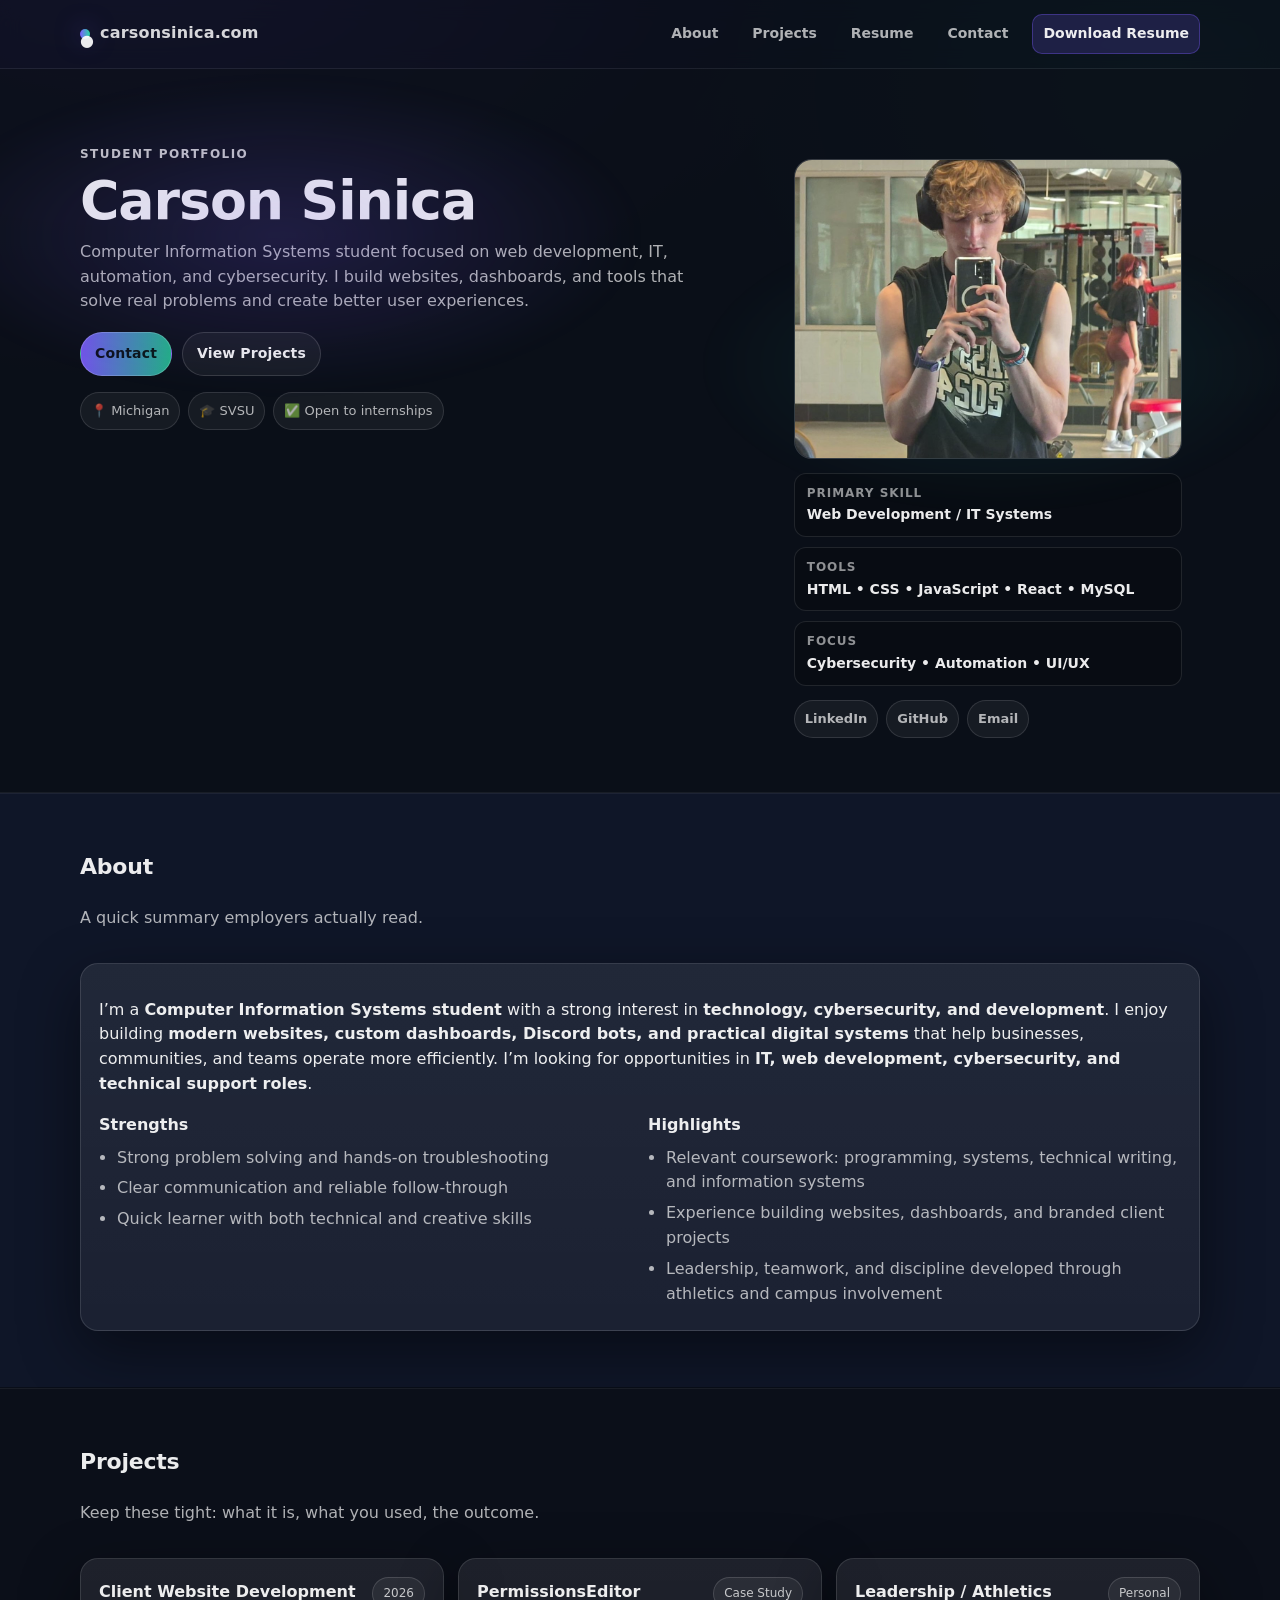
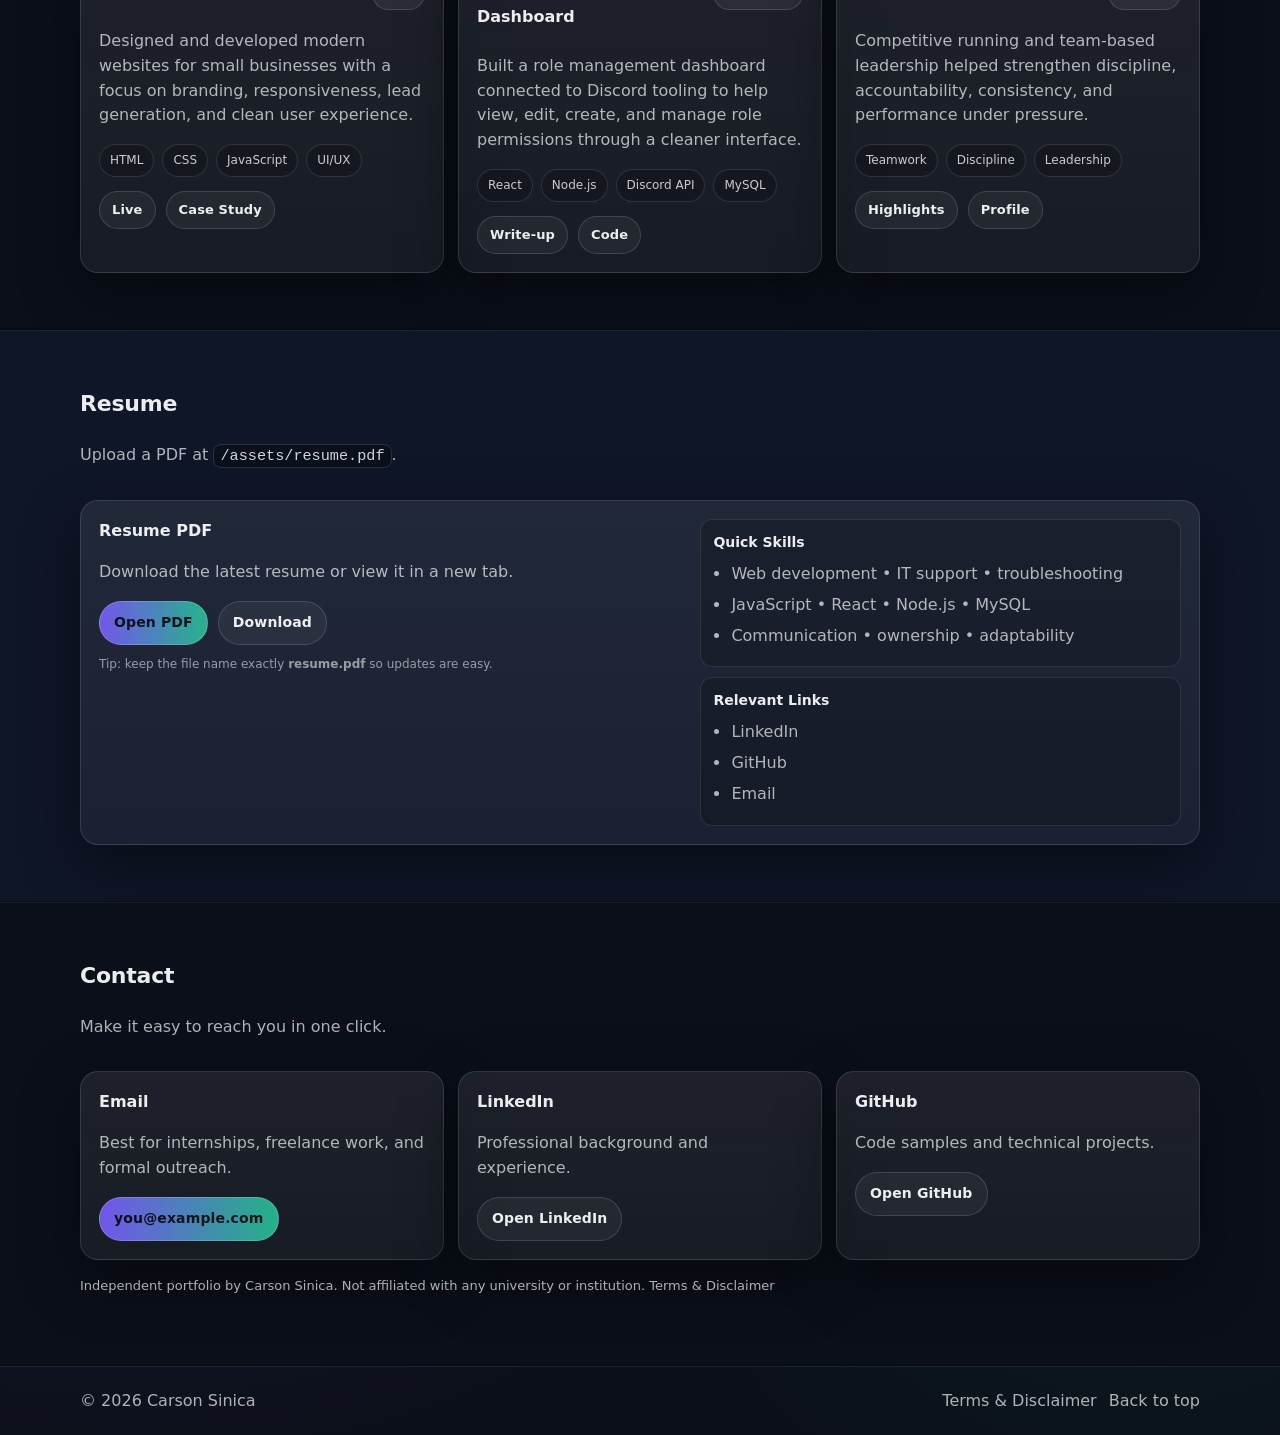
<file: index.html>
<!doctype html>
<html lang="en">
<head>
  <meta charset="utf-8" />
  <meta name="viewport" content="width=device-width, initial-scale=1" />
  <title>Carson Sinica • Portfolio</title>
  <meta name="description" content="Portfolio and resume for Carson Sinica, a Computer Information Systems student focused on web development, IT, automation, and cybersecurity." />
  <meta name="theme-color" content="#0b0f19" />
  <link rel="stylesheet" href="./styles.css" />
</head>

<body>
  <a class="skip-link" href="#main">Skip to content</a>

  <header class="site-header">
    <div class="container header-inner">
      <a class="brand" href="./index.html" aria-label="Home">
        <span class="brand-mark" aria-hidden="true">●</span>
        <span class="brand-text">carsonsinica.com</span>
      </a>

      <nav class="nav">
        <a href="#about">About</a>
        <a href="#projects">Projects</a>
        <a href="#resume">Resume</a>
        <a href="#contact">Contact</a>
        <a class="nav-cta" href="./assets/resume.pdf" target="_blank" rel="noopener">Download Resume</a>
      </nav>
    </div>
  </header>

  <main id="main">
    <!-- HERO -->
    <section class="hero">
      <div class="container hero-grid">
        <div class="hero-copy">
          <p class="eyebrow">Student Portfolio</p>
          <h1>Carson Sinica</h1>
          <p class="lead">
            Computer Information Systems student focused on web development, IT, automation, and cybersecurity.
            I build websites, dashboards, and tools that solve real problems and create better user experiences.
          </p>

          <div class="hero-actions">
            <a class="btn btn-primary" href="#contact">Contact</a>
            <a class="btn btn-ghost" href="#projects">View Projects</a>
          </div>

          <div class="meta-row">
            <div class="chip">📍 Michigan</div>
            <div class="chip">🎓 SVSU</div>
            <div class="chip">✅ Open to internships</div>
          </div>
        </div>

        <div class="hero-card">
          <div class="avatar">
            <img
              src="./assets/headshot.jpg"
              alt="Headshot of Carson Sinica"
              onload="this.nextElementSibling.style.display='none';"
              onerror="this.style.display='none'; this.nextElementSibling.style.display='grid';"
            />
            <div class="avatar-fallback-inner" aria-hidden="true">
              <div class="initials">CS</div>
              <div class="small">Add headshot.jpg</div>
            </div>
          </div>

          <div class="hero-card-body">
            <div class="stat">
              <div class="stat-label">Primary Skill</div>
              <div class="stat-value">Web Development / IT Systems</div>
            </div>
            <div class="stat">
              <div class="stat-label">Tools</div>
              <div class="stat-value">HTML • CSS • JavaScript • React • MySQL</div>
            </div>
            <div class="stat">
              <div class="stat-label">Focus</div>
              <div class="stat-value">Cybersecurity • Automation • UI/UX</div>
            </div>

            <div class="links">
              <a class="link" href="https://www.linkedin.com/" target="_blank" rel="noopener">LinkedIn</a>
              <a class="link" href="https://github.com/" target="_blank" rel="noopener">GitHub</a>
              <a class="link" href="mailto:you@example.com">Email</a>
            </div>
          </div>
        </div>
      </div>

      <div class="hero-bg" aria-hidden="true"></div>
    </section>

    <!-- ABOUT -->
    <section id="about" class="section">
      <div class="container">
        <div class="section-head">
          <h2>About</h2>
          <p class="muted">A quick summary employers actually read.</p>
        </div>

        <div class="card">
          <p>
            I’m a <strong>Computer Information Systems student</strong> with a strong interest in
            <strong>technology, cybersecurity, and development</strong>. I enjoy building
            <strong>modern websites, custom dashboards, Discord bots, and practical digital systems</strong>
            that help businesses, communities, and teams operate more efficiently. I’m looking for
            opportunities in <strong>IT, web development, cybersecurity, and technical support roles</strong>.
          </p>

          <div class="two-col">
            <div>
              <h3>Strengths</h3>
              <ul class="bullets">
                <li>Strong problem solving and hands-on troubleshooting</li>
                <li>Clear communication and reliable follow-through</li>
                <li>Quick learner with both technical and creative skills</li>
              </ul>
            </div>
            <div>
              <h3>Highlights</h3>
              <ul class="bullets">
                <li>Relevant coursework: programming, systems, technical writing, and information systems</li>
                <li>Experience building websites, dashboards, and branded client projects</li>
                <li>Leadership, teamwork, and discipline developed through athletics and campus involvement</li>
              </ul>
            </div>
          </div>
        </div>
      </div>
    </section>

    <!-- PROJECTS -->
    <section id="projects" class="section">
      <div class="container">
        <div class="section-head">
          <h2>Projects</h2>
          <p class="muted">Keep these tight: what it is, what you used, the outcome.</p>
        </div>

        <div class="grid">
          <article class="card project">
            <div class="project-top">
              <h3>Client Website Development</h3>
              <span class="tag">2026</span>
            </div>
            <p class="muted">
              Designed and developed modern websites for small businesses with a focus on branding, responsiveness,
              lead generation, and clean user experience.
            </p>
            <div class="pill-row">
              <span class="pill">HTML</span>
              <span class="pill">CSS</span>
              <span class="pill">JavaScript</span>
              <span class="pill">UI/UX</span>
            </div>
            <div class="project-actions">
              <a class="btn btn-small btn-ghost" href="#" target="_blank" rel="noopener">Live</a>
              <a class="btn btn-small btn-ghost" href="#" target="_blank" rel="noopener">Case Study</a>
            </div>
          </article>

          <article class="card project">
            <div class="project-top">
              <h3>PermissionsEditor Dashboard</h3>
              <span class="tag">Case Study</span>
            </div>
            <p class="muted">
              Built a role management dashboard connected to Discord tooling to help view, edit, create,
              and manage role permissions through a cleaner interface.
            </p>
            <div class="pill-row">
              <span class="pill">React</span>
              <span class="pill">Node.js</span>
              <span class="pill">Discord API</span>
              <span class="pill">MySQL</span>
            </div>
            <div class="project-actions">
              <a class="btn btn-small btn-ghost" href="#" target="_blank" rel="noopener">Write-up</a>
              <a class="btn btn-small btn-ghost" href="#" target="_blank" rel="noopener">Code</a>
            </div>
          </article>

          <article class="card project">
            <div class="project-top">
              <h3>Leadership / Athletics</h3>
              <span class="tag">Personal</span>
            </div>
            <p class="muted">
              Competitive running and team-based leadership helped strengthen discipline, accountability,
              consistency, and performance under pressure.
            </p>
            <div class="pill-row">
              <span class="pill">Teamwork</span>
              <span class="pill">Discipline</span>
              <span class="pill">Leadership</span>
            </div>
            <div class="project-actions">
              <a class="btn btn-small btn-ghost" href="#" target="_blank" rel="noopener">Highlights</a>
              <a class="btn btn-small btn-ghost" href="#" target="_blank" rel="noopener">Profile</a>
            </div>
          </article>
        </div>
      </div>
    </section>

    <!-- RESUME -->
    <section id="resume" class="section">
      <div class="container">
        <div class="section-head">
          <h2>Resume</h2>
          <p class="muted">Upload a PDF at <code class="inline-code">/assets/resume.pdf</code>.</p>
        </div>

        <div class="card resume-card">
          <div class="resume-left">
            <h3>Resume PDF</h3>
            <p class="muted">
              Download the latest resume or view it in a new tab.
            </p>

            <div class="row">
              <a class="btn btn-primary" href="./assets/resume.pdf" target="_blank" rel="noopener">Open PDF</a>
              <a class="btn btn-ghost" href="./assets/resume.pdf" download>Download</a>
            </div>

            <div class="fineprint">
              Tip: keep the file name exactly <strong>resume.pdf</strong> so updates are easy.
            </div>
          </div>

          <div class="resume-right">
            <div class="mini-list">
              <h4>Quick Skills</h4>
              <ul class="bullets">
                <li>Web development • IT support • troubleshooting</li>
                <li>JavaScript • React • Node.js • MySQL</li>
                <li>Communication • ownership • adaptability</li>
              </ul>
            </div>

            <div class="mini-list">
              <h4>Relevant Links</h4>
              <ul class="bullets">
                <li><a href="https://www.linkedin.com/" target="_blank" rel="noopener">LinkedIn</a></li>
                <li><a href="https://github.com/" target="_blank" rel="noopener">GitHub</a></li>
                <li><a href="mailto:you@example.com">Email</a></li>
              </ul>
            </div>
          </div>
        </div>
      </div>
    </section>

    <!-- CONTACT -->
    <section id="contact" class="section">
      <div class="container">
        <div class="section-head">
          <h2>Contact</h2>
          <p class="muted">Make it easy to reach you in one click.</p>
        </div>

        <div class="grid contact-grid">
          <div class="card">
            <h3>Email</h3>
            <p class="muted">Best for internships, freelance work, and formal outreach.</p>
            <a class="btn btn-primary" href="mailto:you@example.com">you@example.com</a>
          </div>

          <div class="card">
            <h3>LinkedIn</h3>
            <p class="muted">Professional background and experience.</p>
            <a class="btn btn-ghost" href="https://www.linkedin.com/" target="_blank" rel="noopener">Open LinkedIn</a>
          </div>

          <div class="card">
            <h3>GitHub</h3>
            <p class="muted">Code samples and technical projects.</p>
            <a class="btn btn-ghost" href="https://github.com/" target="_blank" rel="noopener">Open GitHub</a>
          </div>
        </div>

        <p class="footer-note muted">
          Independent portfolio by Carson Sinica. Not affiliated with any university or institution.
          <a href="./terms.html">Terms & Disclaimer</a>
        </p>
      </div>
    </section>
  </main>

  <footer class="site-footer">
    <div class="container footer-inner">
      <div class="muted">© <span id="year"></span> Carson Sinica</div>
      <div class="footer-links">
        <a href="./terms.html">Terms & Disclaimer</a>
        <a href="#main">Back to top</a>
      </div>
    </div>
  </footer>

  <script>
    document.getElementById("year").textContent = new Date().getFullYear();
  </script>
</body>
</html>
</file>
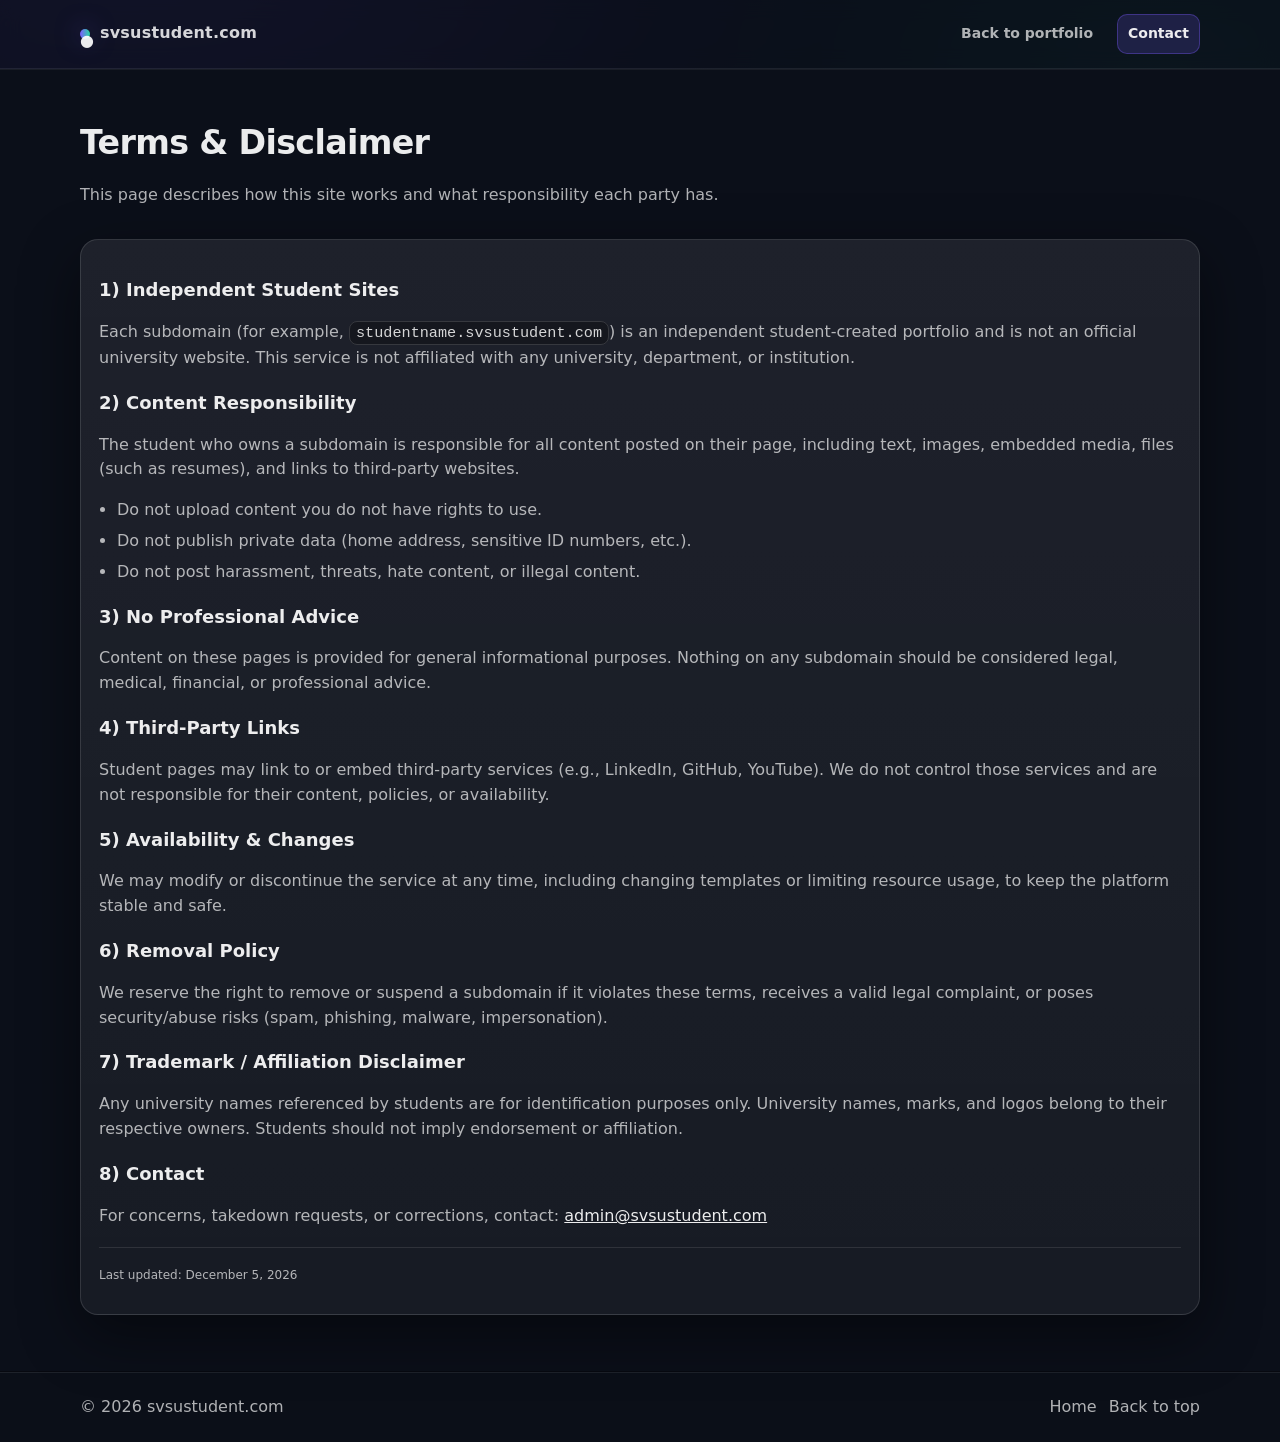
<file: terms.html>
<!doctype html>
<html lang="en">
<head>
  <meta charset="utf-8" />
  <meta name="viewport" content="width=device-width, initial-scale=1" />
  <title>Terms & Disclaimer • svsustudent.com</title>
  <meta name="description" content="Terms and disclaimer for svsustudent.com student subdomains." />
  <meta name="theme-color" content="#0b0f19" />
  <link rel="stylesheet" href="./styles.css" />
</head>

<body>
  <header class="site-header">
    <div class="container header-inner">
      <a class="brand" href="./index.html" aria-label="Home">
        <span class="brand-mark" aria-hidden="true">●</span>
        <span class="brand-text">svsustudent.com</span>
      </a>

      <nav class="nav">
        <a href="./index.html">Back to portfolio</a>
        <a class="nav-cta" href="./index.html#contact">Contact</a>
      </nav>
    </div>
  </header>

  <main id="main">
    <section class="section">
      <div class="container">
        <div class="section-head">
          <h1 class="page-title">Terms & Disclaimer</h1>
          <p class="muted">
            This page describes how this site works and what responsibility each party has.
          </p>
        </div>

        <div class="card prose">
          <h2>1) Independent Student Sites</h2>
          <p>
            Each subdomain (for example, <code class="inline-code">studentname.svsustudent.com</code>) is an
            independent student-created portfolio and is not an official university website.
            This service is not affiliated with any university, department, or institution.
          </p>

          <h2>2) Content Responsibility</h2>
          <p>
            The student who owns a subdomain is responsible for all content posted on their page, including
            text, images, embedded media, files (such as resumes), and links to third-party websites.
          </p>
          <ul class="bullets">
            <li>Do not upload content you do not have rights to use.</li>
            <li>Do not publish private data (home address, sensitive ID numbers, etc.).</li>
            <li>Do not post harassment, threats, hate content, or illegal content.</li>
          </ul>

          <h2>3) No Professional Advice</h2>
          <p>
            Content on these pages is provided for general informational purposes. Nothing on any subdomain
            should be considered legal, medical, financial, or professional advice.
          </p>

          <h2>4) Third-Party Links</h2>
          <p>
            Student pages may link to or embed third-party services (e.g., LinkedIn, GitHub, YouTube).
            We do not control those services and are not responsible for their content, policies, or availability.
          </p>

          <h2>5) Availability & Changes</h2>
          <p>
            We may modify or discontinue the service at any time, including changing templates or limiting
            resource usage, to keep the platform stable and safe.
          </p>

          <h2>6) Removal Policy</h2>
          <p>
            We reserve the right to remove or suspend a subdomain if it violates these terms, receives a valid
            legal complaint, or poses security/abuse risks (spam, phishing, malware, impersonation).
          </p>

          <h2>7) Trademark / Affiliation Disclaimer</h2>
          <p>
            Any university names referenced by students are for identification purposes only. University names,
            marks, and logos belong to their respective owners. Students should not imply endorsement or affiliation.
          </p>

          <h2>8) Contact</h2>
          <p>
            For concerns, takedown requests, or corrections, contact:
            <a href="mailto:admin@svsustudent.com">admin@svsustudent.com</a>
          </p>

          <hr class="hr" />

          <p class="muted small">
            Last updated: <span id="updated"></span>
          </p>
        </div>
      </div>
    </section>
  </main>

  <footer class="site-footer">
    <div class="container footer-inner">
      <div class="muted">© <span id="year"></span> svsustudent.com</div>
      <div class="footer-links">
        <a href="./index.html">Home</a>
        <a href="#main">Back to top</a>
      </div>
    </div>
  </footer>

  <script>
    const now = new Date();
    document.getElementById("year").textContent = now.getFullYear();
    // Simple human-readable date (no dependencies)
    document.getElementById("updated").textContent =
      now.toLocaleDateString(undefined, { year: "numeric", month: "long", day: "numeric" });
  </script>
</body>
</html>
</file>
<file: styles.css>
/* =========================
   svsustudent.com template
   Dark, modern, responsive
   ========================= */

:root{
  --bg: #0b0f19;
  --panel: rgba(255,255,255,0.06);
  --panel-2: rgba(255,255,255,0.09);
  --border: rgba(255,255,255,0.12);
  --text: rgba(255,255,255,0.92);
  --muted: rgba(255,255,255,0.68);
  --muted-2: rgba(255,255,255,0.55);
  --shadow: 0 20px 60px rgba(0,0,0,0.45);

  --primary: #7c5cff; /* purple */
  --primary-2: #27d7a1; /* green accent */
  --danger: #ff4d6d;

  --radius: 18px;
  --radius-sm: 12px;

  --max: 1120px;
}

*{ box-sizing: border-box; }
html, body{ height: 100%; }
body{
  margin: 0;
  background: radial-gradient(1200px 800px at 10% -10%, rgba(124,92,255,0.26), transparent 60%),
              radial-gradient(900px 700px at 90% 10%, rgba(39,215,161,0.14), transparent 55%),
              var(--bg);
  color: var(--text);
  font-family: ui-sans-serif, system-ui, -apple-system, Segoe UI, Roboto, Helvetica, Arial, "Apple Color Emoji", "Segoe UI Emoji";
  line-height: 1.55;
}

a{ color: inherit; text-decoration: none; }
a:hover{ text-decoration: underline; }

.container{
  width: min(var(--max), calc(100% - 40px));
  margin-inline: auto;
}

.skip-link{
  position: absolute;
  left: -9999px;
  top: 10px;
  background: #000;
  color: #fff;
  padding: 10px 12px;
  border-radius: 10px;
  z-index: 9999;
}
.skip-link:focus{ left: 10px; }

.site-header{
  position: sticky;
  top: 0;
  z-index: 50;
  background: rgba(11,15,25,0.72);
  backdrop-filter: blur(10px);
  border-bottom: 1px solid rgba(255,255,255,0.08);
}

.header-inner{
  display: flex;
  align-items: center;
  justify-content: space-between;
  gap: 16px;
  padding: 14px 0;
}

.brand{
  display: inline-flex;
  align-items: center;
  gap: 10px;
  font-weight: 700;
  letter-spacing: 0.2px;
}
.brand-mark{
  width: 10px;
  height: 10px;
  border-radius: 999px;
  background: linear-gradient(90deg, var(--primary), var(--primary-2));
  box-shadow: 0 0 24px rgba(124,92,255,0.5);
}
.brand-text{ opacity: 0.9; }

.nav{
  display: flex;
  align-items: center;
  gap: 14px;
  flex-wrap: wrap;
  justify-content: flex-end;
}
.nav a{
  color: var(--muted);
  font-weight: 600;
  font-size: 14px;
  padding: 8px 10px;
  border-radius: 10px;
}
.nav a:hover{
  color: var(--text);
  background: rgba(255,255,255,0.06);
  text-decoration: none;
}
.nav-cta{
  background: rgba(124,92,255,0.18);
  border: 1px solid rgba(124,92,255,0.35);
  color: var(--text) !important;
}
.nav-cta:hover{
  background: rgba(124,92,255,0.26) !important;
}

.hero{
  position: relative;
  padding: 72px 0 36px;
  overflow: hidden;
}
.hero-bg{
  position: absolute;
  inset: -40% -20%;
  background:
    radial-gradient(600px 260px at 30% 35%, rgba(124,92,255,0.18), transparent 60%),
    radial-gradient(500px 240px at 70% 45%, rgba(39,215,161,0.10), transparent 60%);
  filter: blur(10px);
  pointer-events: none;
}

.hero-grid{
  display: grid;
  grid-template-columns: 1.35fr 0.85fr;
  gap: 22px;
  align-items: start;
  position: relative;
}

.eyebrow{
  display: inline-block;
  margin: 0 0 10px;
  font-weight: 700;
  font-size: 12px;
  color: rgba(255,255,255,0.74);
  letter-spacing: 0.12em;
  text-transform: uppercase;
}

h1{
  margin: 0 0 10px;
  font-size: clamp(34px, 4.2vw, 56px);
  line-height: 1.05;
  letter-spacing: -0.02em;
}

.lead{
  margin: 0 0 18px;
  color: var(--muted);
  font-size: 16px;
  max-width: 60ch;
}

.hero-actions{
  display: flex;
  gap: 10px;
  flex-wrap: wrap;
  margin-bottom: 16px;
}

.meta-row{
  display: flex;
  flex-wrap: wrap;
  gap: 8px;
}

.chip{
  border: 1px solid rgba(255,255,255,0.12);
  background: rgba(255,255,255,0.05);
  padding: 8px 10px;
  border-radius: 999px;
  font-size: 13px;
  color: var(--muted);
}

.card{
  border: 1px solid rgba(255,255,255,0.12);
  background: linear-gradient(180deg, rgba(255,255,255,0.08), rgba(255,255,255,0.05));
  border-radius: var(--radius);
  box-shadow: var(--shadow);
  padding: 18px;
}

.hero-card{
  padding: 18px;
}

.avatar{
  border-radius: var(--radius);
  overflow: hidden;
  border: 1px solid rgba(255,255,255,0.14);
  background: rgba(255,255,255,0.04);
  height: 300px;
  display: flex;
  align-items: center;
  justify-content: center;
  position: relative;
}

.avatar img{
  width: 100%;
  height: 100%;
  object-fit: cover;
  object-position: center 20%;
  display: block;
}

.avatar-fallback-inner{
  display: none;
  position: absolute;
  inset: 0;
  place-items: center;
  gap: 6px;
  text-align: center;
}

.avatar.avatar-fallback img{
  display: none;
}
.small{ font-size: 12px; color: var(--muted-2); }

.hero-card-body{
  padding-top: 14px;
  display: grid;
  gap: 10px;
}

.stat{
  border-radius: var(--radius-sm);
  border: 1px solid rgba(255,255,255,0.10);
  background: rgba(0,0,0,0.18);
  padding: 10px 12px;
}
.stat-label{ font-size: 12px; color: var(--muted-2); font-weight: 700; text-transform: uppercase; letter-spacing: 0.08em; }
.stat-value{ font-size: 14px; color: var(--text); font-weight: 650; margin-top: 2px; }

.links{
  display: flex;
  flex-wrap: wrap;
  gap: 8px;
  padding-top: 4px;
}
.link{
  padding: 8px 10px;
  border-radius: 999px;
  border: 1px solid rgba(255,255,255,0.12);
  background: rgba(255,255,255,0.05);
  color: var(--muted);
  font-weight: 700;
  font-size: 13px;
}
.link:hover{
  color: var(--text);
  text-decoration: none;
  background: rgba(255,255,255,0.08);
}

/* Sections */
.section{ padding: 40px 0; }
.section-head{
  display: grid;
  gap: 6px;
  margin-bottom: 16px;
}
.section-head h2{
  margin: 0;
  font-size: 22px;
  letter-spacing: -0.01em;
}
.muted{ color: var(--muted); }
.page-title{
  margin: 0;
  font-size: clamp(26px, 2.6vw, 38px);
  letter-spacing: -0.02em;
}

.two-col{
  display: grid;
  grid-template-columns: 1fr 1fr;
  gap: 16px;
  margin-top: 14px;
}

h3{ margin: 0 0 8px; font-size: 16px; }
h4{ margin: 0 0 8px; font-size: 14px; }

.bullets{
  margin: 0;
  padding-left: 18px;
  color: var(--muted);
}
.bullets li{ margin: 6px 0; }

.grid{
  display: grid;
  grid-template-columns: repeat(3, 1fr);
  gap: 14px;
}

.project-top{
  display: flex;
  align-items: baseline;
  justify-content: space-between;
  gap: 10px;
  margin-bottom: 8px;
}
.tag{
  font-size: 12px;
  color: rgba(255,255,255,0.74);
  border: 1px solid rgba(255,255,255,0.14);
  padding: 6px 10px;
  border-radius: 999px;
  background: rgba(255,255,255,0.06);
  white-space: nowrap;
}
.pill-row{
  display: flex;
  flex-wrap: wrap;
  gap: 8px;
  margin-top: 10px;
}
.pill{
  font-size: 12px;
  color: rgba(255,255,255,0.78);
  border: 1px solid rgba(255,255,255,0.12);
  padding: 6px 10px;
  border-radius: 999px;
  background: rgba(0,0,0,0.18);
}

.project-actions{
  display: flex;
  gap: 10px;
  margin-top: 14px;
  flex-wrap: wrap;
}

.resume-card{
  display: grid;
  grid-template-columns: 1.1fr 0.9fr;
  gap: 14px;
}
.row{
  display: flex;
  gap: 10px;
  flex-wrap: wrap;
  margin-top: 10px;
}
.fineprint{
  margin-top: 10px;
  font-size: 12px;
  color: var(--muted-2);
}

.mini-list{
  border-radius: var(--radius-sm);
  border: 1px solid rgba(255,255,255,0.10);
  background: rgba(0,0,0,0.18);
  padding: 12px;
}
.mini-list + .mini-list{ margin-top: 10px; }

.contact-grid{
  grid-template-columns: repeat(3, 1fr);
}

.footer-note{
  margin-top: 16px;
  font-size: 13px;
}

.site-footer{
  border-top: 1px solid rgba(255,255,255,0.08);
  padding: 22px 0;
  color: var(--muted);
  background: rgba(11,15,25,0.55);
}
.footer-inner{
  display: flex;
  align-items: center;
  justify-content: space-between;
  gap: 14px;
  flex-wrap: wrap;
}
.footer-links{
  display: flex;
  gap: 12px;
  flex-wrap: wrap;
}

.btn{
  display: inline-flex;
  align-items: center;
  justify-content: center;
  gap: 8px;
  padding: 10px 14px;
  border-radius: 999px;
  border: 1px solid rgba(255,255,255,0.14);
  font-weight: 800;
  font-size: 14px;
  letter-spacing: 0.01em;
  cursor: pointer;
  user-select: none;
  text-decoration: none !important;
  transition: transform 140ms ease, background 140ms ease, border-color 140ms ease;
}
.btn:active{ transform: translateY(1px); }

.btn-primary{
  background: linear-gradient(90deg, rgba(124,92,255,0.90), rgba(39,215,161,0.80));
  border-color: rgba(255,255,255,0.18);
  color: rgba(0,0,0,0.85);
}
.btn-primary:hover{
  background: linear-gradient(90deg, rgba(124,92,255,0.98), rgba(39,215,161,0.92));
}

.btn-ghost{
  background: rgba(255,255,255,0.05);
  color: var(--text);
}
.btn-ghost:hover{
  background: rgba(255,255,255,0.08);
  border-color: rgba(255,255,255,0.20);
}

.btn-small{
  padding: 8px 12px;
  font-size: 13px;
}

.inline-code{
  font-family: ui-monospace, SFMono-Regular, Menlo, Monaco, Consolas, "Liberation Mono", "Courier New", monospace;
  font-size: 0.95em;
  padding: 2px 6px;
  border-radius: 8px;
  border: 1px solid rgba(255,255,255,0.14);
  background: rgba(0,0,0,0.28);
  color: rgba(255,255,255,0.82);
}

/* Terms page prose tweaks */
.prose h2{
  margin-top: 18px;
  margin-bottom: 8px;
  font-size: 18px;
}
.prose p{ color: var(--muted); }
.prose a{ color: rgba(255,255,255,0.92); text-decoration: underline; }

.hr{
  border: none;
  height: 1px;
  background: rgba(255,255,255,0.10);
  margin: 18px 0;
}
.small{ font-size: 12px; }

/* Responsive */
@media (max-width: 980px){
  .hero-grid{ grid-template-columns: 1fr; }
  .grid{ grid-template-columns: 1fr; }
  .two-col{ grid-template-columns: 1fr; }
  .resume-card{ grid-template-columns: 1fr; }
  .contact-grid{ grid-template-columns: 1fr; }
  .nav{ gap: 8px; }
}

/* --- Section backgrounds (prevents background bleed) --- */
.section{
  position: relative;
  padding: 56px 0; /* a little more breathing room */
}

/* A full-width background layer behind each section */
.section::before{
  content: "";
  position: absolute;
  inset: 0;
  z-index: -1;

  /* default section background */
  background: rgba(11, 15, 25, 0.92);
  border-top: 1px solid rgba(255,255,255,0.06);
  border-bottom: 1px solid rgba(0,0,0,0.25);
}

/* Alternate sections for clear separation */
.section:nth-of-type(even)::before{
  background: rgba(255,255,255,0.03);
}

/* Make hero consistent too (optional but recommended) */
.hero{
  background: rgba(11, 15, 25, 0.88);
  border-bottom: 1px solid rgba(255,255,255,0.06);
}

/* ===== Hard section separation (no background bleed) ===== */

/* Make the page background stop “showing through” sections */
main > section.section{
  background: rgba(11, 15, 25, 0.92);
  border-top: 1px solid rgba(255,255,255,0.06);
  border-bottom: 1px solid rgba(0,0,0,0.25);
}

/* Alternate bands so each section is clearly separated */
main > section.section:nth-of-type(even){
  background: rgba(255,255,255,0.03);
}

/* Keep padding here (optional if you already have it) */
.section{
  padding: 56px 0;
}

/* ===== FINAL: stop gradient bleed (opaque section bands) ===== */

body{
  /* keep your gradients if you want, but they won't show through sections now */
  background-color: #0b0f19;
}

/* Solid, opaque bands so nothing shows through */
main > section.section{
  background: #0b0f19;              /* fully opaque */
  border-top: 1px solid rgba(255,255,255,0.06);
  border-bottom: 1px solid rgba(0,0,0,0.35);
}

/* Slightly different solid shade for alternating sections */
main > section.section:nth-of-type(even){
  background: #0f1628;              /* also fully opaque */
}

/* Keep spacing consistent */
.section{
  padding: 56px 0;
}
</file>
